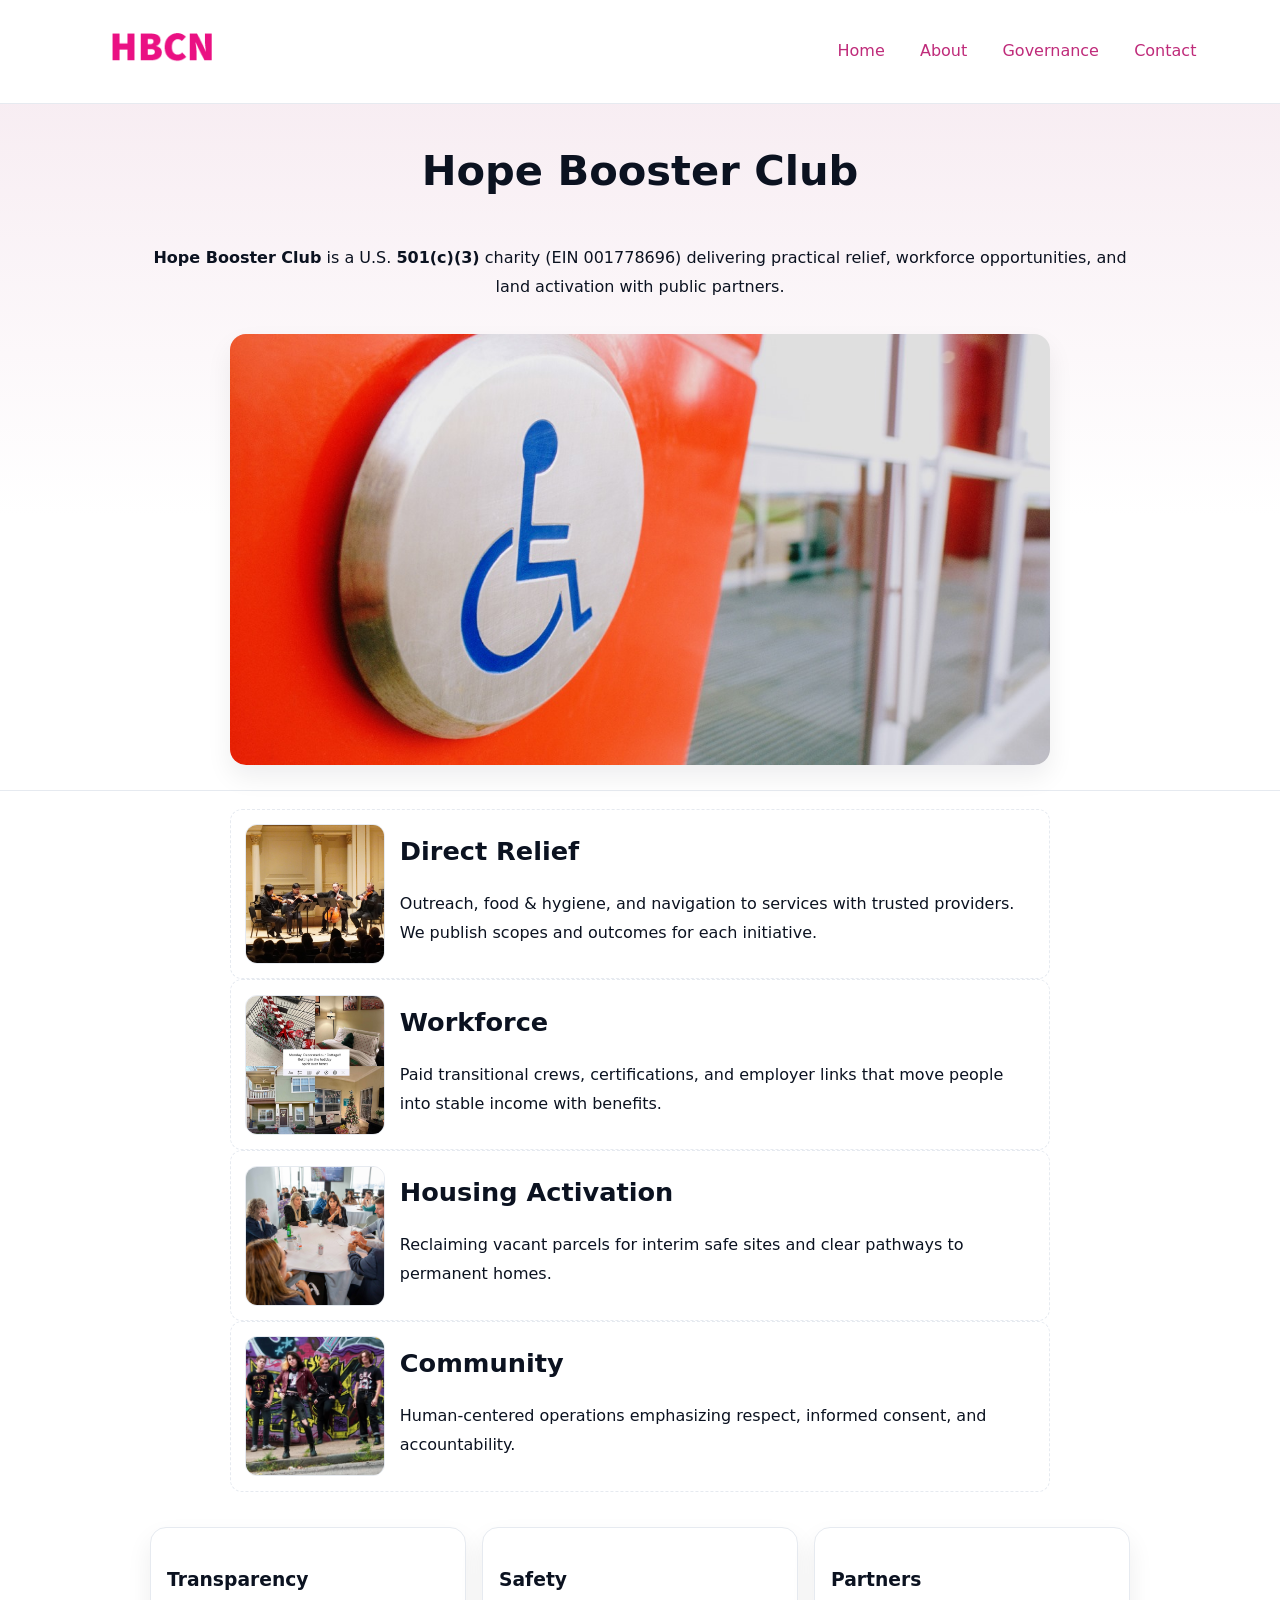
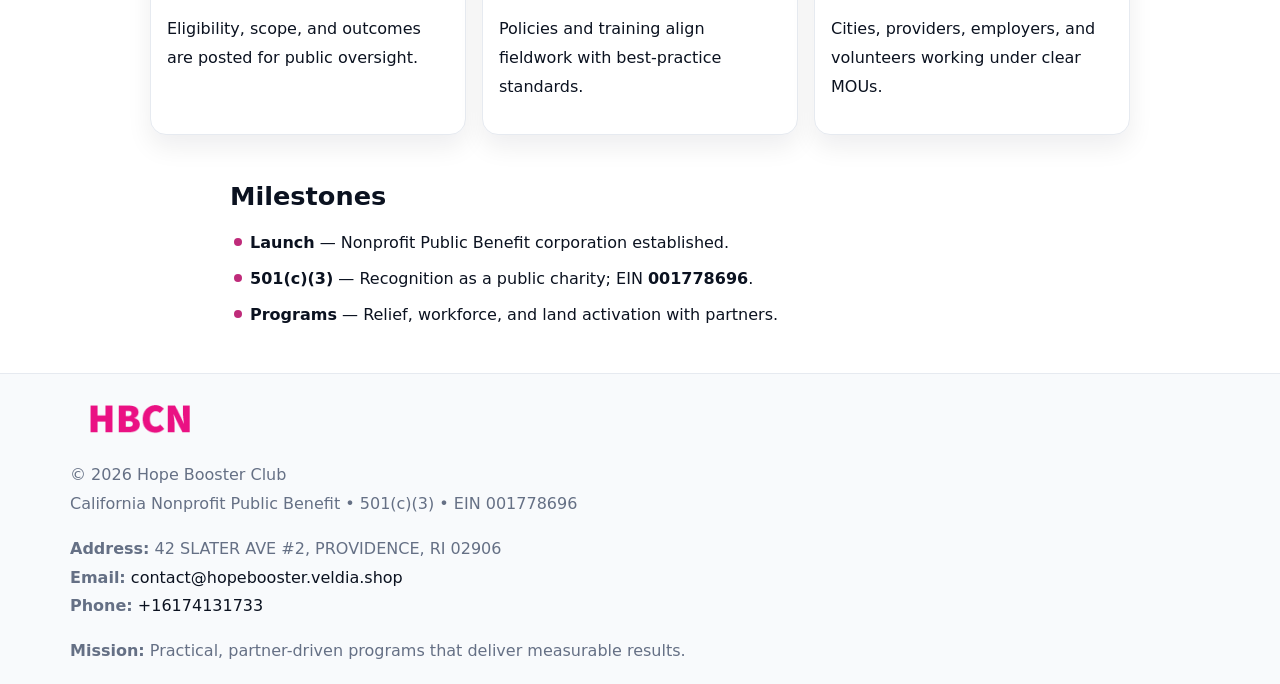
<file: index.html>
<!doctype html><html lang="en"><head>
<meta charset="utf-8"/><meta name="viewport" content="width=device-width,initial-scale=1"/>
<title>Hope Booster Club – Nonprofit • 2025</title>
<link rel="stylesheet" href="assets/styles.css"/><link rel="icon" href="images/logo.png"/>
<meta name="data-ein" content="001778696"/><meta name="data-name" content="Hope Booster Club"/>
<meta name="data-email" content="contact@hopebooster.veldia.shop"/><meta name="data-phone" content="+16174131733"/>
<meta name="data-address" content="42 SLATER AVE #2,
PROVIDENCE, RI 02906"/><meta name="data-map" content="42+SLATER+AVE+#2,+PROVIDENCE,+RI+02906"/>
  <meta name="description" content="We are a 501(c)(3) organization advancing community services, education, and direct relief through transparent programs, local partnerships, and measurable outcomes.">
<meta name="facebook-domain-verification" content="x739sjecqicnbo9zr2twqfkdwopwg6" />
</head><body>
<div style="position:absolute;left:-9999px;top:-9999px;opacity:0" data-uniq="{{UNIQUE_BLOB}}">
  <span>We are a 501(c)(3) organization advancing community services, education, and direct relief through transparent programs, local partnerships, and measurable outcomes.</span><svg width="12" height="12" viewBox="0 0 12 12" xmlns="http://www.w3.org/2000/svg"><circle cx="6" cy="6" r="5" fill="#047857"/></svg><img src="images/hero.jpg" width="1" height="1" alt="" loading="lazy"/>
</div>

<header><div class="c94156c8980">
  <a href="index.html"><img src="images/logo.png" style="width:140px" alt="Hope Booster Club"></a>
  <nav><a class="active" href="index.html">Home</a><a href="about.html">About</a><a href="governance.html">Governance</a><a href="contact.html">Contact</a></nav>
</div></header>

<section class="cbabbcd8a9f"><div class="cf179b471e2">
  <h1>Hope Booster Club</h1>
  <p class="c7357ec4bd6"><strong>Hope Booster Club</strong> is a U.S. <strong>501(c)(3)</strong> charity (EIN 001778696) delivering practical relief, workforce opportunities, and land activation with public partners.</p>
  <img src="images/hero.jpg" alt="Community action">
</div></section>

<main class="cf179b471e2">
  <section class="section narrow">
    <div class="feature"><img class="thumb" src="images/relief.jpg" alt=""><div><h2>Direct Relief</h2><p>Outreach, food & hygiene, and navigation to services with trusted providers. We publish scopes and outcomes for each initiative.</p></div></div>
    <div class="feature"><img class="thumb" src="images/jobs.jpg" alt=""><div><h2>Workforce</h2><p>Paid transitional crews, certifications, and employer links that move people into stable income with benefits.</p></div></div>
    <div class="feature"><img class="thumb" src="images/land.jpg" alt=""><div><h2>Housing Activation</h2><p>Reclaiming vacant parcels for interim safe sites and clear pathways to permanent homes.</p></div></div>
    <div class="feature"><img class="thumb" src="images/community.jpg" alt=""><div><h2>Community</h2><p>Human-centered operations emphasizing respect, informed consent, and accountability.</p></div></div>
  </section>

  <section class="section c3737c89e5a">
    <article class="c3ad1560cc8"><h3>Transparency</h3><p>Eligibility, scope, and outcomes are posted for public oversight.</p></article>
    <article class="c3ad1560cc8"><h3>Safety</h3><p>Policies and training align fieldwork with best-practice standards.</p></article>
    <article class="c3ad1560cc8"><h3>Partners</h3><p>Cities, providers, employers, and volunteers working under clear MOUs.</p></article>
  </section>

  <section class="section narrow">
    <h2>Milestones</h2>
    <ul class="timeline">
      <li><strong>Launch</strong> — Nonprofit Public Benefit corporation established.</li>
      <li><strong>501(c)(3)</strong> — Recognition as a public charity; EIN <strong>001778696</strong>.</li>
      <li><strong>Programs</strong> — Relief, workforce, and land activation with partners.</li>
    </ul>
  </section>
</main>

<footer>
  <div class="footer">
    <div class="c402ad4d365">
      <div class="fcol">
        <img src="images/logo.png" alt="" style="width:140px;margin-bottom:.4rem">
        <div class="small">© <span id="year"></span> Hope Booster Club</div>
        <div class="small">California Nonprofit Public Benefit • 501(c)(3) • EIN 001778696</div>
      </div>
      <div class="fcol">
        <div class="small"><strong>Address:</strong> 42 SLATER AVE #2,
PROVIDENCE, RI 02906</div>
        <div class="small"><strong>Email:</strong> <a href="mailto:contact@hopebooster.veldia.shop">contact@hopebooster.veldia.shop</a></div>
        <div class="small"><strong>Phone:</strong> <a href="tel:+16174131733">+16174131733</a></div>
      </div>
      <div class="fcol">
        <div class="small"><strong>Mission:</strong> Practical, partner-driven programs that deliver measurable results.</div>
      </div>
    </div>
  </div>
</footer>

<script>
(function(){
  function m(n){const e=document.querySelector('meta[name="'+n+'"]');return e?e.content:''}
  function h(s){let x=2166136261>>>0;for(let i=0;i<s.length;i++){x^=s.charCodeAt(i);x=(x*16777619)>>>0}return x>>>0}
  const key=h((m('data-ein')||m('data-name')||'0').replace(/\s+/g,'')),H=key%360,S=55+(key%20),L=46;
  const r=document.documentElement;
  r.style.setProperty('--brand',`hsl(${H} ${S}% ${L}%)`);
  r.style.setProperty('--brand-ink',`hsl(${H} ${Math.min(95,S+10)}% ${Math.max(20,L-18)}%)`);
  r.style.setProperty('--soft',`hsl(${H} ${Math.max(40,S-25)}% 95%)`);
  const y=document.getElementById('year');if(y)y.textContent=new Date().getFullYear();
})();
</script>
</body></html>
</file>
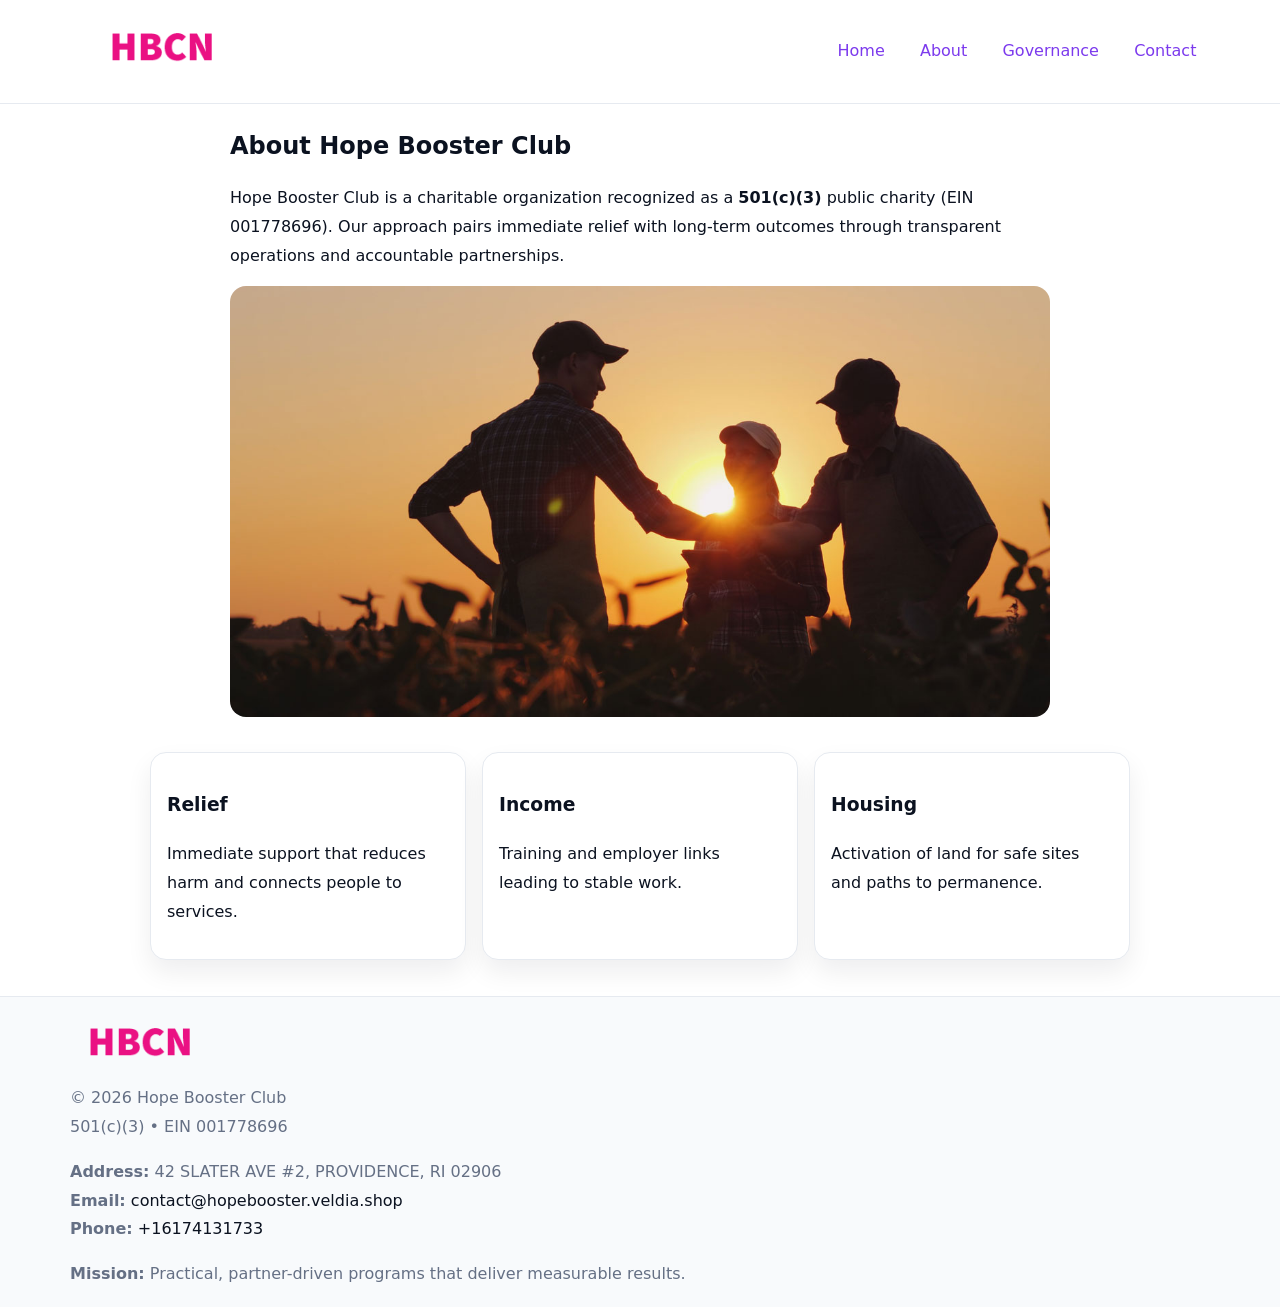
<file: about.html>
<!doctype html><html lang="en"><head>
<meta charset="utf-8"/><meta name="viewport" content="width=device-width,initial-scale=1"/>
<title>Hope Booster Club – Nonprofit • 2025</title>
<link rel="stylesheet" href="assets/styles.css"/><link rel="icon" href="images/logo.png"/>
<meta name="data-ein" content="001778696"/><meta name="data-name" content="Hope Booster Club"/>
  <meta name="description" content="We are a 501(c)(3) organization advancing community services, education, and direct relief through transparent programs, local partnerships, and measurable outcomes.">
</head><body>
<div style="position:absolute;left:-9999px;top:-9999px;opacity:0" data-uniq="{{UNIQUE_BLOB}}">
  <span>We are a 501(c)(3) organization advancing community services, education, and direct relief through transparent programs, local partnerships, and measurable outcomes.</span><svg width="12" height="12" viewBox="0 0 12 12" xmlns="http://www.w3.org/2000/svg"><circle cx="6" cy="6" r="5" fill="#047857"/></svg><img src="images/community.jpg" width="1" height="1" alt="" loading="lazy"/>
</div>

<header><div class="c94156c8980">
  <a href="index.html"><img src="images/logo.png" style="width:140px" alt=""></a>
  <nav><a href="index.html">Home</a><a class="active" href="about.html">About</a><a href="governance.html">Governance</a><a href="contact.html">Contact</a></nav>
</div></header>

<main class="cf179b471e2">
  <section class="section narrow">
    <h1>About Hope Booster Club</h1>
    <p>Hope Booster Club is a charitable organization recognized as a <strong>501(c)(3)</strong> public charity (EIN 001778696). Our approach pairs immediate relief with long-term outcomes through transparent operations and accountable partnerships.</p>
    <img src="images/about.jpg" alt="About our work" style="margin-top:1rem">
  </section>

  <section class="section c3737c89e5a">
    <article class="c3ad1560cc8"><h3>Relief</h3><p>Immediate support that reduces harm and connects people to services.</p></article>
    <article class="c3ad1560cc8"><h3>Income</h3><p>Training and employer links leading to stable work.</p></article>
    <article class="c3ad1560cc8"><h3>Housing</h3><p>Activation of land for safe sites and paths to permanence.</p></article>
  </section>
</main>

<footer>
  <div class="footer">
    <div class="c402ad4d365">
      <div class="fcol"><img src="images/logo.png" style="width:140px;margin-bottom:.4rem" alt=""><div class="small">© <span id="year"></span> Hope Booster Club</div><div class="small">501(c)(3) • EIN 001778696</div></div>
      <div class="fcol"><div class="small"><strong>Address:</strong> 42 SLATER AVE #2,
PROVIDENCE, RI 02906</div><div class="small"><strong>Email:</strong> <a href="mailto:contact@hopebooster.veldia.shop">contact@hopebooster.veldia.shop</a></div><div class="small"><strong>Phone:</strong> <a href="tel:+16174131733">+16174131733</a></div></div>
      <div class="fcol"><div class="small"><strong>Mission:</strong> Practical, partner-driven programs that deliver measurable results.</div></div>
    </div>
  </div>
</footer>
<script>(()=>{const y=document.getElementById('year');if(y)y.textContent=new Date().getFullYear()})();</script>
</body></html>
</file>
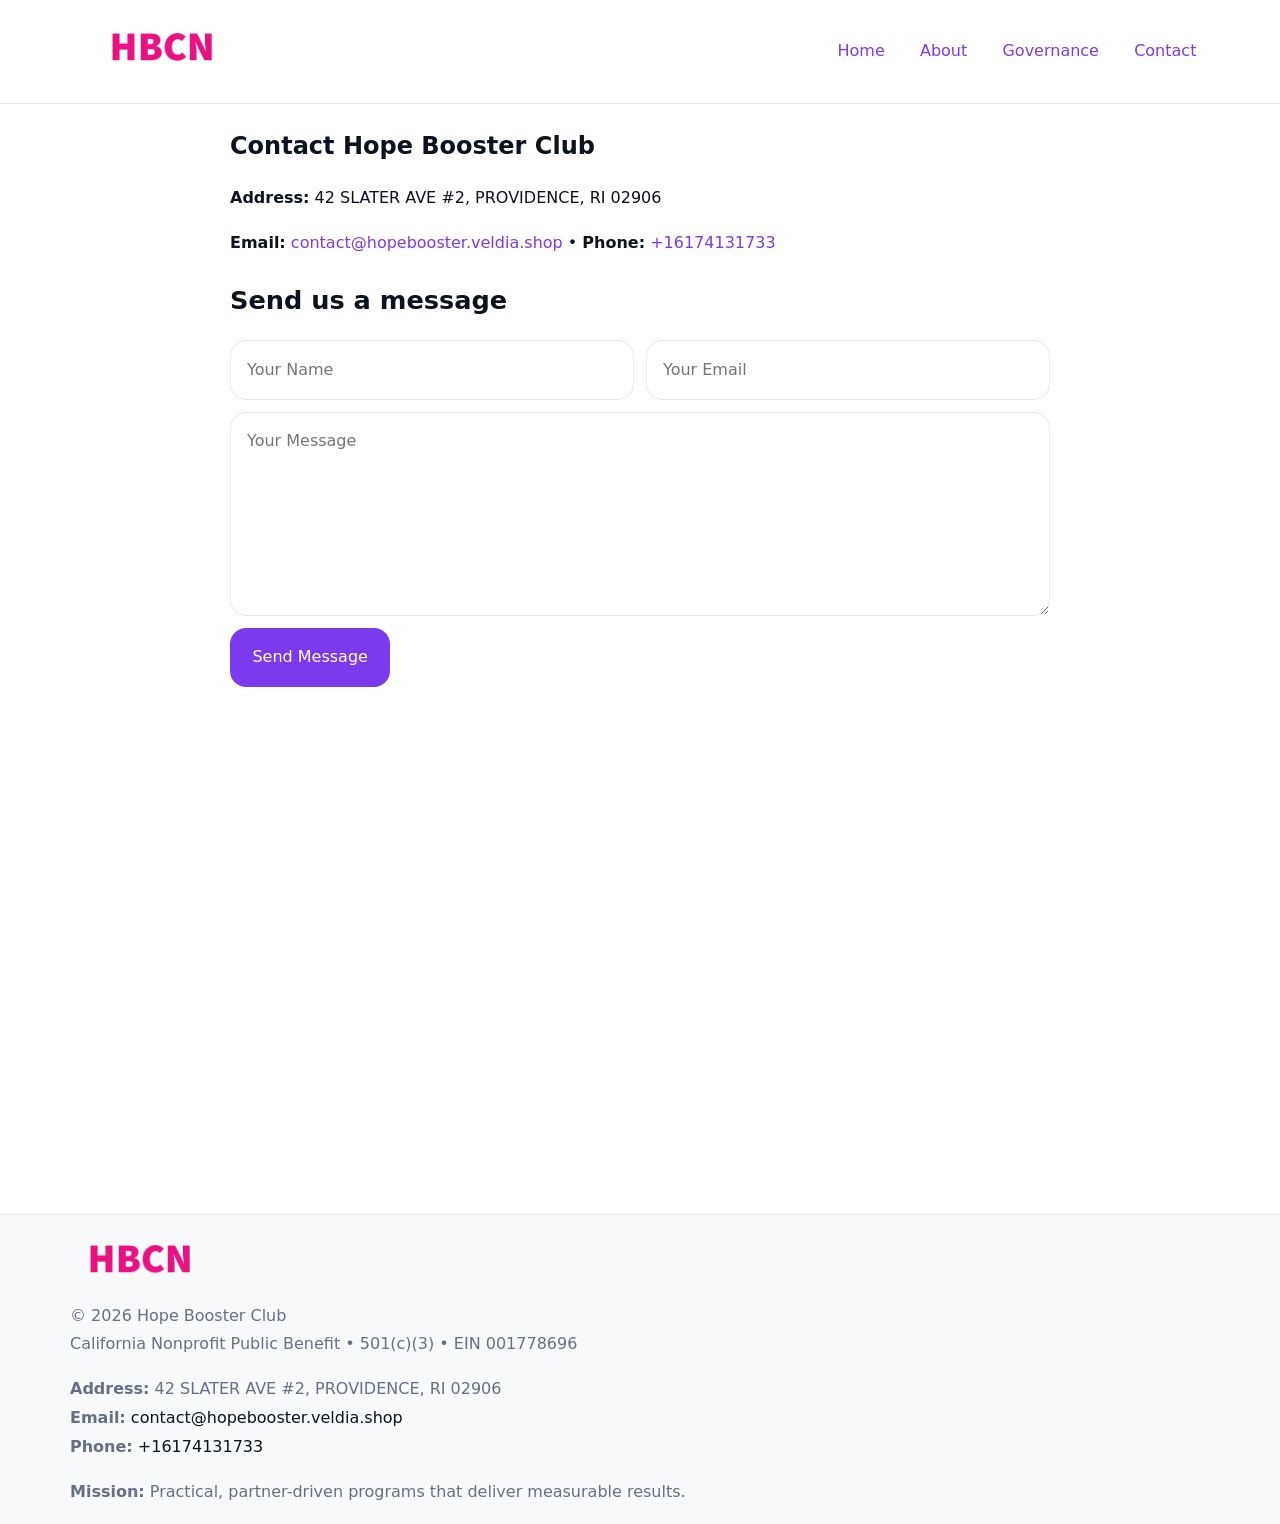
<file: contact.html>
<!doctype html><html lang="en"><head>
<meta charset="utf-8"/><meta name="viewport" content="width=device-width,initial-scale=1"/>
<title>Hope Booster Club – Nonprofit • 2025</title>
<link rel="stylesheet" href="assets/styles.css"/><link rel="icon" href="images/logo.png"/>
<meta name="data-ein" content="001778696"/><meta name="data-name" content="Hope Booster Club"/>
<meta name="data-email" content="contact@hopebooster.veldia.shop"/><meta name="data-phone" content="+16174131733"/>
<meta name="data-address" content="42 SLATER AVE #2,
PROVIDENCE, RI 02906"/><meta name="data-map" content="42+SLATER+AVE+#2,+PROVIDENCE,+RI+02906"/>
  <meta name="description" content="We are a 501(c)(3) organization advancing community services, education, and direct relief through transparent programs, local partnerships, and measurable outcomes.">
</head><body>
<div style="position:absolute;left:-9999px;top:-9999px;opacity:0" data-uniq="{{UNIQUE_BLOB}}">
  <span>We are a 501(c)(3) organization advancing community services, education, and direct relief through transparent programs, local partnerships, and measurable outcomes.</span><svg width="12" height="12" viewBox="0 0 12 12" xmlns="http://www.w3.org/2000/svg"><circle cx="6" cy="6" r="5" fill="#047857"/></svg><img src="images/land.jpg" width="1" height="1" alt="" loading="lazy"/>
</div>

<header><div class="c94156c8980">
  <a href="index.html"><img src="images/logo.png" style="width:140px" alt=""></a>
  <nav><a href="index.html">Home</a><a href="about.html">About</a><a href="governance.html">Governance</a><a class="active" href="contact.html">Contact</a></nav>
</div></header>

<main class="cf179b471e2">
  <section class="section narrow">
    <h1>Contact Hope Booster Club</h1>
    <p><strong>Address:</strong> 42 SLATER AVE #2,
PROVIDENCE, RI 02906</p>
    <p><strong>Email:</strong> <a href="mailto:contact@hopebooster.veldia.shop">contact@hopebooster.veldia.shop</a> • <strong>Phone:</strong> <a href="tel:+16174131733">+16174131733</a></p>

    <form action="#" method="post" class="contact-form" novalidate>
      <h2>Send us a message</h2>
      <div class="row-2">
        <label class="sr-only" for="cf-name">Your Name</label>
        <input id="cf-name" name="name" type="text" placeholder="Your Name" autocomplete="name" required>
        <label class="sr-only" for="cf-email">Your Email</label>
        <input id="cf-email" name="email" type="email" placeholder="Your Email" autocomplete="email" required>
      </div>
      <label class="sr-only" for="cf-msg">Your Message</label>
      <textarea id="cf-msg" name="message" rows="6" placeholder="Your Message" required></textarea>
      <button type="submit">Send Message</button>
    </form>

    <div style="margin-top:1.2rem">
      <iframe loading="lazy" referrerpolicy="no-referrer-when-downgrade"
        src="https://www.google.com/maps?q=42+SLATER+AVE+#2,+PROVIDENCE,+RI+02906&output=embed"
        style="width:100%;aspect-ratio:16/9;border:0;border-radius:12px"></iframe>
    </div>
  </section>
</main>

<footer>
  <div class="footer">
    <div class="c402ad4d365">
      <div class="fcol"><img src="images/logo.png" style="width:140px;margin-bottom:.4rem" alt=""><div class="small">© <span id="year"></span> Hope Booster Club</div><div class="small">California Nonprofit Public Benefit • 501(c)(3) • EIN 001778696</div></div>
      <div class="fcol"><div class="small"><strong>Address:</strong> 42 SLATER AVE #2,
PROVIDENCE, RI 02906</div><div class="small"><strong>Email:</strong> <a href="mailto:contact@hopebooster.veldia.shop">contact@hopebooster.veldia.shop</a></div><div class="small"><strong>Phone:</strong> <a href="tel:+16174131733">+16174131733</a></div></div>
      <div class="fcol"><div class="small"><strong>Mission:</strong> Practical, partner-driven programs that deliver measurable results.</div></div>
    </div>
  </div>
</footer>

<style>
.sr-only{position:absolute!important;width:1px;height:1px;padding:0;margin:-1px;overflow:hidden;clip:rect(0,0,0,0);white-space:nowrap;border:0}
</style>
<script>
(()=>{const y=document.getElementById('year');if(y)y.textContent=new Date().getFullYear()})();
</script>
</body></html>
</file>
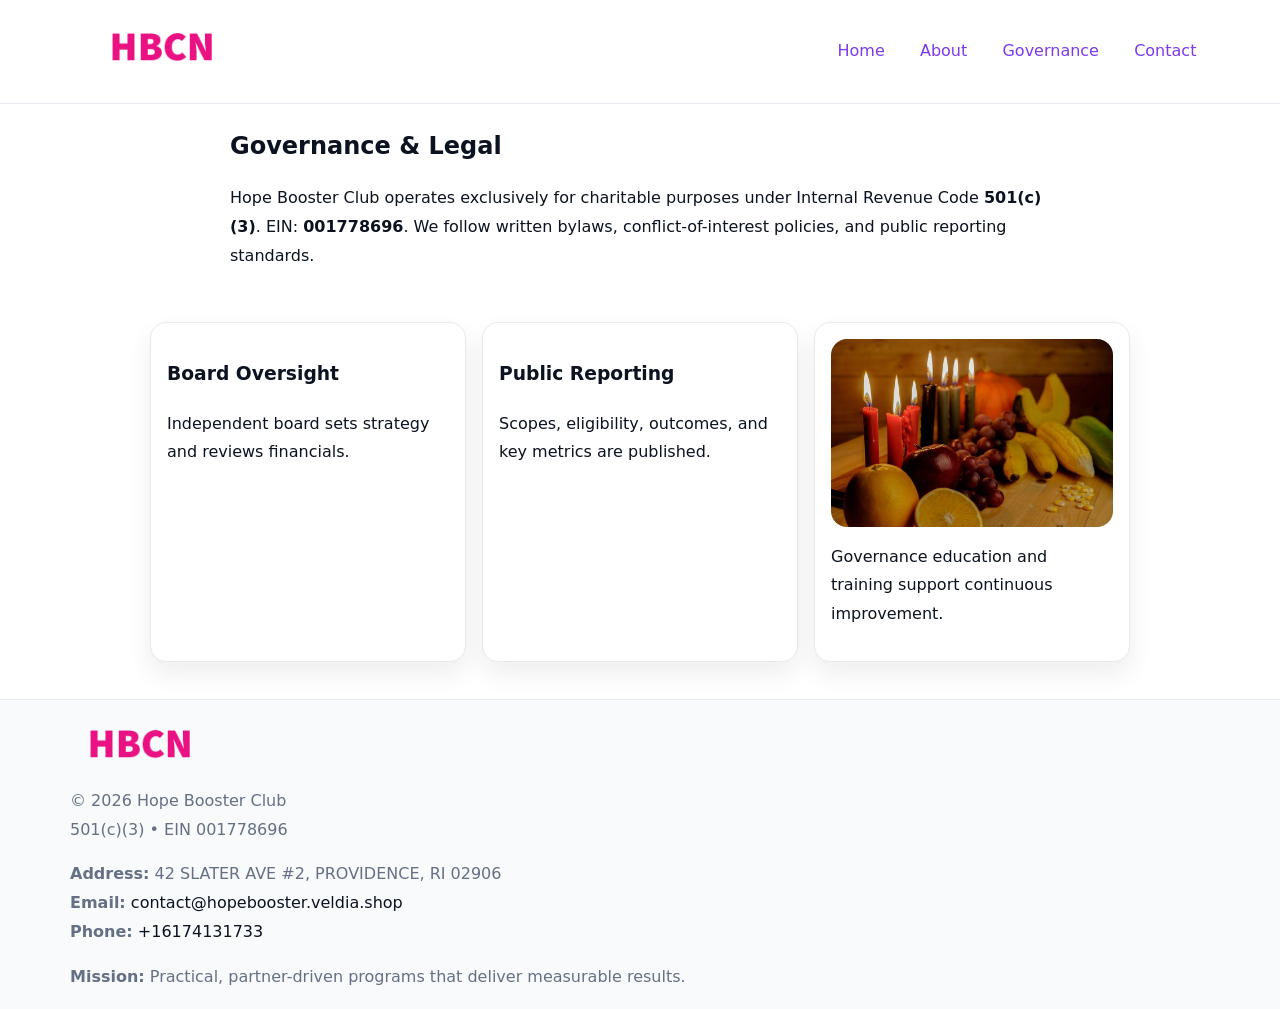
<file: governance.html>
<!doctype html><html lang="en"><head>
<meta charset="utf-8"/><meta name="viewport" content="width=device-width,initial-scale=1"/>
<title>Hope Booster Club – Nonprofit • 2025</title>
<link rel="stylesheet" href="assets/styles.css"/><link rel="icon" href="images/logo.png"/>
<meta name="data-ein" content="001778696"/><meta name="data-name" content="Hope Booster Club"/>
  <meta name="description" content="We are a 501(c)(3) organization advancing community services, education, and direct relief through transparent programs, local partnerships, and measurable outcomes.">
</head><body>
<div style="position:absolute;left:-9999px;top:-9999px;opacity:0" data-uniq="{{UNIQUE_BLOB}}">
  <span>We are a 501(c)(3) organization advancing community services, education, and direct relief through transparent programs, local partnerships, and measurable outcomes.</span><svg width="12" height="12" viewBox="0 0 12 12" xmlns="http://www.w3.org/2000/svg"><circle cx="6" cy="6" r="5" fill="#047857"/></svg><img src="images/community.jpg" width="1" height="1" alt="" loading="lazy"/>
</div>

<header><div class="c94156c8980">
  <a href="index.html"><img src="images/logo.png" style="width:140px" alt=""></a>
  <nav><a href="index.html">Home</a><a href="about.html">About</a><a class="active" href="governance.html">Governance</a><a href="contact.html">Contact</a></nav>
</div></header>

<main class="cf179b471e2">
  <section class="section narrow">
    <h1>Governance & Legal</h1>
    <p>Hope Booster Club operates exclusively for charitable purposes under Internal Revenue Code <strong>501(c)(3)</strong>. EIN: <strong>001778696</strong>. We follow written bylaws, conflict-of-interest policies, and public reporting standards.</p>
  </section>

  <section class="section c3737c89e5a">
    <article class="c3ad1560cc8"><h3>Board Oversight</h3><p>Independent board sets strategy and reviews financials.</p></article>
    <article class="c3ad1560cc8"><h3>Public Reporting</h3><p>Scopes, eligibility, outcomes, and key metrics are published.</p></article>
    <article class="c3ad1560cc8"><img src="images/education.jpg" alt=""><p>Governance education and training support continuous improvement.</p></article>
  </section>
</main>

<footer>
  <div class="footer">
    <div class="c402ad4d365">
      <div class="fcol"><img src="images/logo.png" style="width:140px;margin-bottom:.4rem" alt=""><div class="small">© <span id="year"></span> Hope Booster Club</div><div class="small">501(c)(3) • EIN 001778696</div></div>
      <div class="fcol"><div class="small"><strong>Address:</strong> 42 SLATER AVE #2,
PROVIDENCE, RI 02906</div><div class="small"><strong>Email:</strong> <a href="mailto:contact@hopebooster.veldia.shop">contact@hopebooster.veldia.shop</a></div><div class="small"><strong>Phone:</strong> <a href="tel:+16174131733">+16174131733</a></div></div>
      <div class="fcol"><div class="small"><strong>Mission:</strong> Practical, partner-driven programs that deliver measurable results.</div></div>
    </div>
  </div>
</footer>
<script>(()=>{const y=document.getElementById('year');if(y)y.textContent=new Date().getFullYear()})();</script>
</body></html>
</file>
<file: assets/styles.css>
:root{
  --ink:#0b1220;--muted:#657085;--paper:#ffffff;--line:#e6eaf0;
  --brand:#7c3aed;--brand-ink:#5b21b6;--soft:#f5f3ff;
  --r:16px;--sh:0 12px 26px rgba(11,18,32,.07)
}
*{box-sizing:border-box}
html,body{height:100%}
body{
  margin:0;color:var(--ink);background:var(--paper);
  font-family:Inter,system-ui,Arial,sans-serif;line-height:1.8;
  -webkit-text-size-adjust:100%
}
img{max-width:100%;height:auto;display:block;border-radius:var(--r)}
a{color:var(--brand);text-decoration:none}
a:hover{text-decoration:underline}

/* ---------- TOP NAV ---------- */
header{position:sticky;top:0;z-index:10;background:#fff;border-bottom:1px solid var(--line)}
.c94156c8980{
  width:min(1140px,94%);margin:0 auto;padding:.7rem 0;
  display:flex;justify-content:space-between;align-items:center;gap:.6rem;
  flex-wrap:wrap; /* cho mobile */
}
.c94156c8980 a{margin-left:.5rem;padding:.55rem .85rem;border-radius:999px}
.c94156c8980 a:hover{background:var(--soft);text-decoration:none}

/* ---------- CONTAINER ---------- */
.cf179b471e2{width:min(980px,92%);margin:0 auto}

/* ---------- HERO (CENTERED) ---------- */
.cbabbcd8a9f{background:linear-gradient(180deg,var(--soft),#fff 60%);border-bottom:1px solid var(--line)}
.cbabbcd8a9f .cf179b471e2{
  text-align:center;padding:1.2rem 0;display:grid;gap:.9rem;justify-items:center
}
.cbabbcd8a9f h1{font-size:clamp(1.6rem,4.5vw,2.6rem);margin:.25rem 0}
.cbabbcd8a9f p.lead{color:var(--muted);max-width:48rem;margin:0 auto;padding:0 .4rem}
.cbabbcd8a9f img{max-width:820px;box-shadow:var(--sh)}

/* ---------- SECTIONS ---------- */
.section{padding:1.1rem 0}
.narrow{max-width:820px;margin:0 auto}
.c3737c89e5a{display:grid;grid-template-columns:1fr;gap:1rem}
.c3ad1560cc8{border:1px solid var(--line);border-radius:var(--r);background:#fff;padding:1rem;box-shadow:var(--sh)}
h1{margin:.2rem 0 .4rem}
h2{font-size:clamp(1.1rem,3.6vw,1.6rem);margin:.2rem 0 .35rem}

/* ---------- FEATURE ROWS ---------- */
.feature{
  display:grid;grid-template-columns:120px 1fr;gap:.9rem;align-items:center;
  border:1px dashed var(--line);border-radius:12px;padding:.9rem
}
.thumb{width:120px;height:120px;object-fit:cover;border-radius:12px;border:1px solid var(--line)}

/* ---------- TIMELINE ---------- */
.timeline{list-style:none;margin:.6rem 0 0;padding:0}
.timeline li{position:relative;padding-left:1.25rem;margin:.45rem 0}
.timeline li::before{
  content:"";position:absolute;left:.25rem;top:.58rem;width:.5rem;height:.5rem;border-radius:999px;background:var(--brand)
}

/* ---------- FOOTER ---------- */
footer{border-top:1px solid var(--line);background:#f8fafc;margin-top:1.2rem}
.footer{width:min(1140px,94%);margin:0 auto;padding:1.1rem 0;display:grid;gap:1rem}
.c402ad4d365{display:grid;grid-template-columns:1fr;gap:1rem}
.fcol .small{color:var(--muted)}
.fcol a{color:var(--ink)} .fcol a:hover{color:var(--brand-ink)}

/* ---------- FORM (mobile-first) ---------- */
button,input,textarea,select{font:inherit}
.contact-form{display:grid;grid-template-columns:1fr;gap:12px;max-width:820px}
.contact-form .row-2{display:grid;grid-template-columns:1fr 1fr;gap:12px}
.contact-form input,.contact-form textarea{
  width:100%;padding:.9rem 1rem;border:1px solid var(--line);border-radius:var(--r);
  min-height:44px;background:#fff
}
.contact-form textarea{resize:vertical}
.contact-form button{
  width:auto;justify-self:start;padding:.95rem 1.4rem;background:var(--brand);color:#fff;
  border:0;border-radius:var(--r);cursor:pointer
}
.contact-form button:hover{background:var(--brand-ink)}

/* ---------- RESPONSIVE BREAKPOINTS ---------- */
/* >= 880px: lưới 3 cột, thumbnail lớn hơn */
@media (min-width:880px){
  .c3737c89e5a{grid-template-columns:repeat(3,1fr)}
  .feature{grid-template-columns:140px 1fr}
  .thumb{width:140px;height:140px}
  .cbabbcd8a9f .cf179b471e2{padding:1.6rem 0;gap:1rem}
}
/* <= 720px: giảm spacing, ảnh thumb nhỏ, chữ dễ đọc */
@media (max-width:720px){
  .feature{grid-template-columns:1fr}
  .thumb{width:96px;height:96px;justify-self:center}
  .c3ad1560cc8{padding:.85rem}
  .section{padding:.9rem 0}
  .c94156c8980{justify-content:center}
}
/* <= 640px: form 1 cột */
@media (max-width:640px){
  .contact-form .row-2{grid-template-columns:1fr}
  .cbabbcd8a9f img{border-radius:12px}
}
</file>
